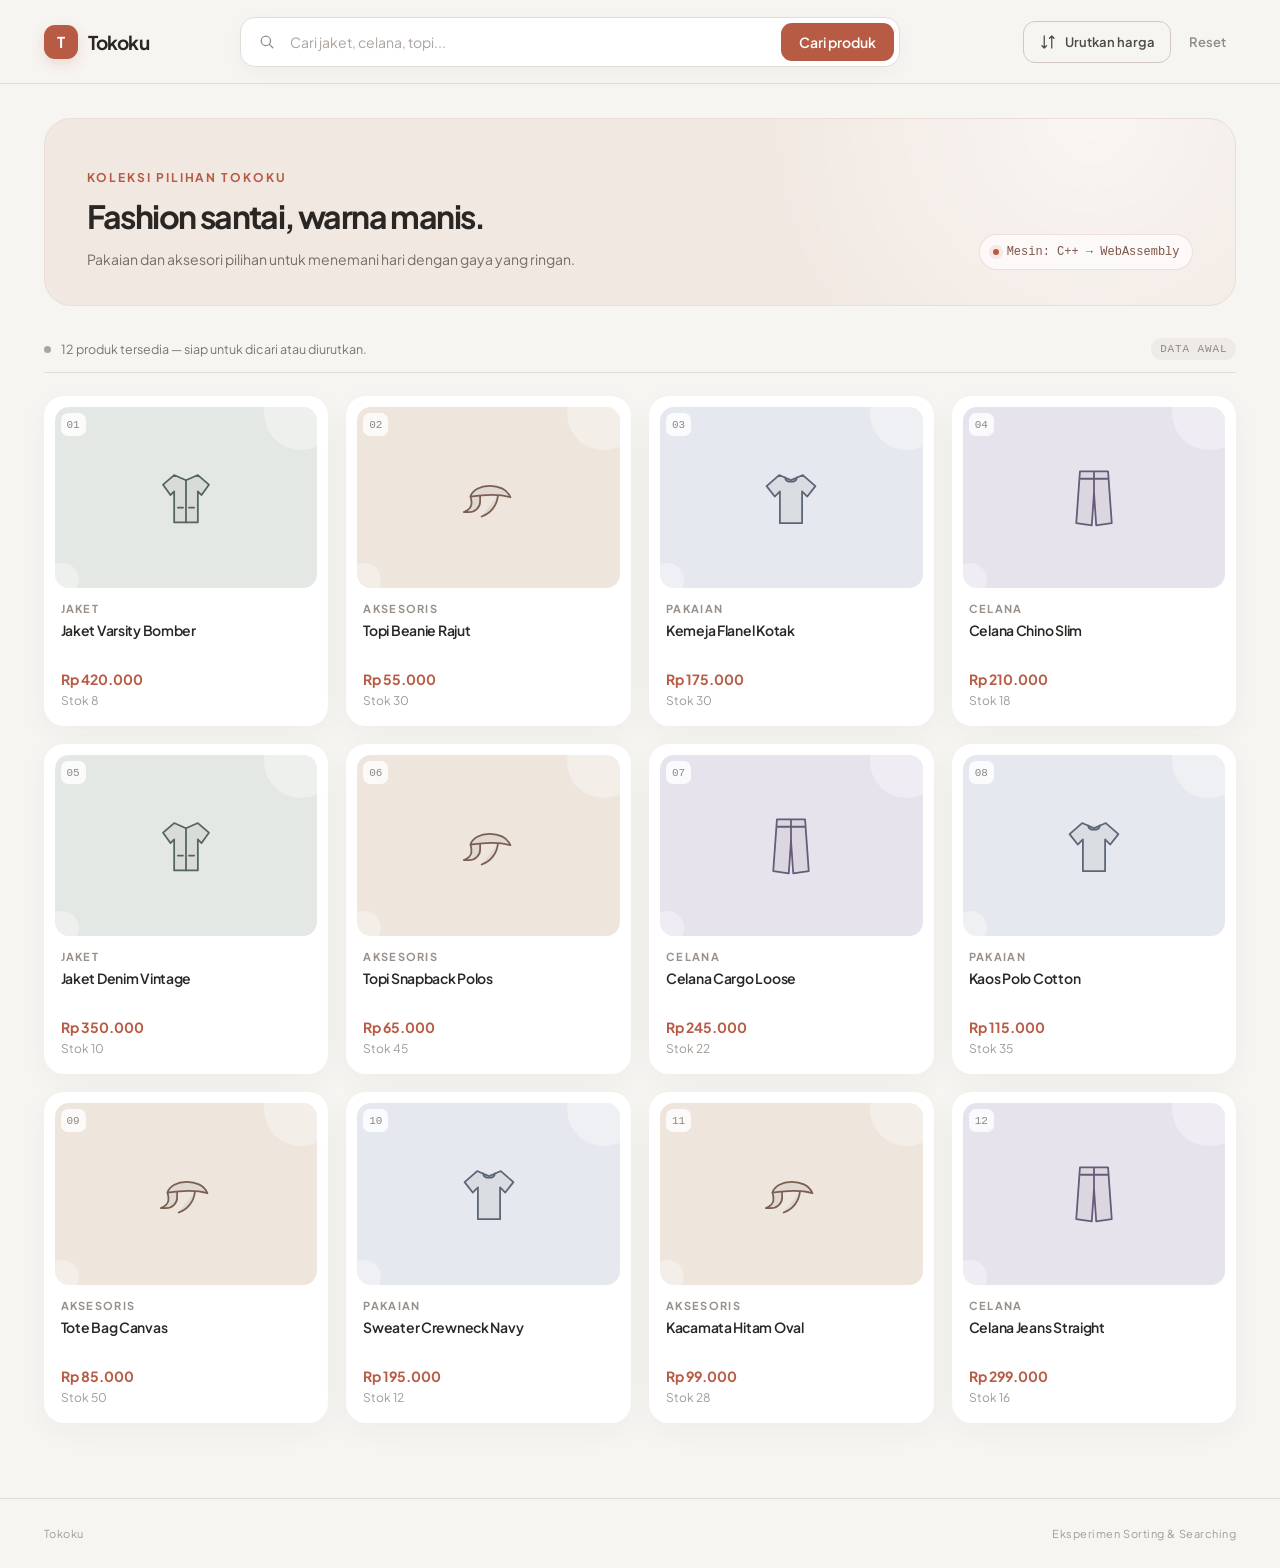
<file: web/index.html>
<!doctype html>
<html lang="id">
<head>
  <meta charset="utf-8">
  <meta name="viewport" content="width=device-width, initial-scale=1">
  <title>Tokoku - Fashion & Aksesoris</title>
  <link rel="icon" href="data:,">
  <link rel="stylesheet" href="css/style.css">
</head>
<body>
  <div class="page-content">
    <header class="topbar">
      <a class="brand" href="#"><span class="brand-mark" aria-hidden="true">T</span>Tokoku</a>

      <form id="form-cari" class="search-box">
        <svg aria-hidden="true" viewBox="0 0 24 24"><circle cx="10.5" cy="10.5" r="6.2"/><path d="m15.2 15.2 4.5 4.5"/></svg>
        <input id="kata" type="search" aria-label="Cari produk" placeholder="Cari jaket, celana, topi..." autocomplete="off">
        <button type="submit">Cari produk</button>
      </form>

      <div class="topbar-actions">
        <button id="btn-urut" class="sort-button" type="button">
          <svg aria-hidden="true" viewBox="0 0 24 24"><path d="M7 4v16M4 17l3 3 3-3M17 20V4M14 7l3-3 3 3"/></svg>
          Urutkan harga
        </button>
        <button id="btn-reset" class="reset-button" type="button">Reset</button>
      </div>
    </header>

    <main>
      <section class="compact-hero">
        <div>
          <p class="eyebrow">Koleksi pilihan Tokoku</p>
          <h1>Fashion santai, warna manis.</h1>
          <p>Pakaian dan aksesori pilihan untuk menemani hari dengan gaya yang ringan.</p>
        </div>
        <span class="engine-badge"><i></i><span id="badge">Memuat mesin C++...</span></span>
      </section>

      <section class="catalog" aria-label="Katalog produk">
        <div class="catalog-status">
          <div>
            <span id="status-dot" class="status-dot"></span>
            <p id="status"></p>
          </div>
          <span id="status-metode">Data awal</span>
        </div>
        <div id="grid" class="product-grid"></div>
      </section>
    </main>

    <footer>
      <span>Tokoku</span>
      <span>Eksperimen Sorting &amp; Searching</span>
    </footer>
  </div>

  <aside id="panel" class="log-panel" aria-label="Log algoritma" aria-hidden="true">
    <div class="log-header">
      <div>
        <span id="panel-kicker" class="log-kicker"></span>
        <h2 id="panel-judul">Log</h2>
      </div>
      <button id="panel-tutup" class="close-button" type="button" aria-label="Tutup panel log">
        <span aria-hidden="true">×</span> Tutup
      </button>
    </div>
    <div class="log-content">
      <div id="ringkasan" class="summary-grid"></div>
      <div class="log-actions">
        <button id="btn-putar" type="button">Ⅱ Jeda</button>
        <button id="btn-lompat" type="button">» Lompat ke hasil</button>
        <button id="btn-unduh" type="button">↓ Unduh log (.txt)</button>
      </div>
      <div id="legenda" class="log-legend"></div>
      <div id="langkah" class="log-groups"></div>
    </div>
  </aside>

  <script src="js/engine.js"></script>
  <script src="js/urutan.js"></script>
  <script src="js/tampilan-katalog.js"></script>
  <script src="js/panel-log.js"></script>
  <script src="js/app.js"></script>
</body>
</html>
</file>
<file: web/css/style.css>
@import url('https://fonts.googleapis.com/css2?family=Plus+Jakarta+Sans:wght@400;500;600;700&display=swap');

:root {
  font-family: 'Plus Jakarta Sans', sans-serif;
  color: #292624;
  background: #f7f5f1;
  font-synthesis: none;
  text-rendering: optimizeLegibility;
  --ink: #292624;
  --muted: #77716d;
  --paper: #f7f5f1;
  --white: #ffffff;
  --soft: #f1e8e2;
  --primary: #b75b44;
  --primary-dark: #93432f;
  --line: #e3ddd8;
  --shift: #6d60c6;
  --stop: #e08a32;
  --match: #258b70;
  --miss: #a3a09d;
}

* {
  box-sizing: border-box;
}

html {
  scroll-behavior: smooth;
}

body {
  margin: 0;
  min-width: 320px;
  min-height: 100vh;
  background: var(--paper);
}

button,
input {
  font: inherit;
}

button,
a {
  -webkit-tap-highlight-color: transparent;
}

button {
  cursor: pointer;
}

a {
  color: inherit;
  text-decoration: none;
}

svg {
  display: block;
}

.app-shell {
  min-height: 100vh;
}

.page-content {
  min-width: 0;
  transition: margin-right 280ms ease;
}

body.panel-buka .page-content {
  margin-right: 430px;
}

.topbar {
  min-height: 84px;
  padding: 16px clamp(24px, 3.4vw, 52px);
  display: grid;
  grid-template-columns: 170px minmax(340px, 660px) auto;
  align-items: center;
  gap: 26px;
  border-bottom: 1px solid var(--line);
  background: rgba(247, 245, 241, 0.95);
  position: sticky;
  top: 0;
  z-index: 20;
  backdrop-filter: blur(16px);
}

body.panel-buka .topbar {
  grid-template-columns: 150px minmax(280px, 1fr) auto;
  gap: 18px;
}

.brand {
  width: fit-content;
  display: flex;
  align-items: center;
  gap: 10px;
  font-size: 19px;
  font-weight: 700;
  letter-spacing: -0.04em;
}

.brand-mark {
  width: 34px;
  height: 34px;
  display: grid;
  place-items: center;
  border-radius: 11px;
  color: white;
  background: var(--primary);
  font-size: 15px;
  box-shadow: 0 5px 14px rgba(183, 91, 68, 0.18);
}

.search-box {
  height: 50px;
  padding: 5px 5px 5px 17px;
  display: flex;
  align-items: center;
  gap: 12px;
  border: 1px solid var(--line);
  border-radius: 15px;
  background: var(--white);
  box-shadow: 0 6px 24px rgba(56, 42, 35, 0.035);
}

.search-box:focus-within {
  border-color: rgba(183, 91, 68, 0.55);
  box-shadow: 0 0 0 3px rgba(183, 91, 68, 0.08);
}

.search-box svg,
.sort-button svg {
  width: 18px;
  flex: none;
  fill: none;
  stroke: currentColor;
  stroke-width: 1.7;
  stroke-linecap: round;
  stroke-linejoin: round;
}

.search-box svg {
  color: #928b86;
}

.search-box input {
  min-width: 0;
  width: 100%;
  border: 0;
  outline: none;
  color: var(--ink);
  background: transparent;
  font-size: 14px;
}

.search-box input::placeholder {
  color: #aaa39e;
}

.search-box button {
  height: 38px;
  padding: 0 18px;
  flex: none;
  border: 0;
  border-radius: 11px;
  color: white;
  background: var(--primary);
  font-size: 14px;
  font-weight: 600;
  transition: background 160ms ease, transform 160ms ease;
}

.search-box button:hover {
  background: var(--primary-dark);
}

.search-box button:active {
  transform: translateY(1px);
}

.topbar-actions {
  display: flex;
  justify-content: flex-end;
  align-items: center;
  gap: 8px;
}

.sort-button {
  height: 42px;
  padding: 0 15px;
  display: flex;
  align-items: center;
  gap: 8px;
  border: 1px solid #d3c8c1;
  border-radius: 12px;
  color: #514a46;
  background: transparent;
  font-size: 13px;
  font-weight: 600;
  white-space: nowrap;
}

.sort-button:hover {
  border-color: var(--primary);
  color: var(--primary-dark);
  background: #fffaf7;
}

.reset-button {
  height: 42px;
  padding: 0 10px;
  border: 0;
  color: #918b87;
  background: transparent;
  font-size: 13px;
  font-weight: 600;
}

.reset-button:hover {
  color: var(--ink);
}

.compact-hero {
  margin: 34px clamp(24px, 3.4vw, 52px) 20px;
  min-height: 188px;
  padding: 35px 42px;
  display: flex;
  align-items: flex-end;
  justify-content: space-between;
  gap: 28px;
  border: 1px solid #eaded6;
  border-radius: 27px;
  background:
    radial-gradient(circle at 88% 0%, rgba(255, 255, 255, 0.58), transparent 31%),
    var(--soft);
}

.eyebrow {
  margin: 0 0 13px;
  color: var(--primary);
  font-size: 12px;
  font-weight: 700;
  letter-spacing: 0.16em;
  text-transform: uppercase;
}

.compact-hero h1 {
  margin: 0;
  font-size: clamp(27px, 2.5vw, 39px);
  line-height: 1.16;
  letter-spacing: -0.05em;
}

.compact-hero p:last-child {
  margin: 13px 0 0;
  color: #776d67;
  font-size: 14px;
  line-height: 1.6;
}

.engine-badge {
  padding: 10px 13px;
  display: flex;
  align-items: center;
  gap: 8px;
  border: 1px solid rgba(183, 91, 68, 0.17);
  border-radius: 999px;
  color: #7d5649;
  background: rgba(255, 255, 255, 0.64);
  font-family: ui-monospace, SFMono-Regular, Menlo, monospace;
  font-size: 12px;
  white-space: nowrap;
}

.engine-badge i {
  width: 6px;
  height: 6px;
  border-radius: 50%;
  background: var(--primary);
  box-shadow: 0 0 0 4px rgba(183, 91, 68, 0.1);
}

.catalog {
  padding: 0 clamp(24px, 3.4vw, 52px) 75px;
}

.catalog-status {
  min-height: 47px;
  display: flex;
  align-items: center;
  justify-content: space-between;
  gap: 25px;
  border-bottom: 1px solid var(--line);
  color: #7c7571;
  font-size: 12.5px;
}

.catalog-status > div {
  display: flex;
  align-items: center;
  gap: 10px;
}

.catalog-status p {
  margin: 0;
}

.catalog-status > span {
  padding: 5px 9px;
  border-radius: 999px;
  color: #8e8782;
  background: #eeebe7;
  font-family: ui-monospace, SFMono-Regular, Menlo, monospace;
  font-size: 11px;
  text-transform: uppercase;
  letter-spacing: 0.08em;
}

.status-dot {
  width: 7px;
  height: 7px;
  border-radius: 50%;
  background: #a9a5a2;
}

.status-dot.sorting {
  background: var(--shift);
  box-shadow: 0 0 0 4px rgba(109, 96, 198, 0.1);
}

.status-dot.search {
  background: var(--match);
  box-shadow: 0 0 0 4px rgba(37, 139, 112, 0.1);
}

.product-grid {
  padding-top: 23px;
  display: grid;
  grid-template-columns: repeat(4, minmax(0, 1fr));
  gap: 18px;
}

.product-card {
  min-width: 0;
  padding: 10px;
  position: relative;
  border: 1px solid transparent;
  border-radius: 20px;
  background: var(--white);
  box-shadow: 0 8px 30px rgba(57, 42, 34, 0.045);
  transition: opacity 200ms ease, transform 200ms ease, border 200ms ease, box-shadow 200ms ease;
}

.card-number {
  min-width: 25px;
  height: 23px;
  padding: 0 6px;
  position: absolute;
  z-index: 2;
  top: 16px;
  left: 16px;
  display: grid;
  place-items: center;
  border-radius: 7px;
  color: #8e8782;
  background: rgba(255, 255, 255, 0.8);
  font-family: ui-monospace, SFMono-Regular, Menlo, monospace;
  font-size: 11px;
  backdrop-filter: blur(8px);
}

.illustration-area {
  aspect-ratio: 1.45;
  position: relative;
  display: grid;
  place-items: center;
  overflow: hidden;
  border-radius: 14px;
  background: #f1e8e2;
}

.category-jaket {
  background: #e4e8e4;
}

.category-aksesoris {
  background: #eee5dd;
}

.category-pakaian {
  background: #e5e9ef;
}

.category-celana {
  background: #e7e3ed;
}

.illustration-area::before,
.illustration-area::after {
  content: '';
  position: absolute;
  border-radius: 50%;
  background: rgba(255, 255, 255, 0.32);
}

.illustration-area::before {
  width: 74px;
  height: 74px;
  top: -31px;
  right: -21px;
}

.illustration-area::after {
  width: 34px;
  height: 34px;
  left: -10px;
  bottom: -9px;
}

.product-icon {
  width: 74px;
  height: 74px;
  position: relative;
  z-index: 1;
  fill: rgba(77, 70, 67, 0.08);
  stroke: #635c58;
  stroke-width: 2.4;
  stroke-linejoin: round;
  stroke-linecap: round;
}

.product-icon.jacket {
  stroke: #53655e;
}

.product-icon.shirt {
  stroke: #5b6676;
}

.product-icon.trousers {
  stroke: #655c7a;
}

.product-icon.accessory {
  stroke: #795f50;
}

.state-label {
  position: absolute;
  right: 9px;
  bottom: 9px;
  padding: 5px 7px;
  border-radius: 6px;
  color: white;
  font-family: ui-monospace, SFMono-Regular, Menlo, monospace;
  font-size: 10px;
  font-weight: 700;
  letter-spacing: 0.06em;
}

.state-label.shift {
  background: var(--shift);
}

.state-label.stop {
  background: var(--stop);
}

.state-label.match {
  background: var(--match);
}

.state-label.checking {
  color: #686360;
  background: #ddd9d5;
}

.product-copy {
  padding: 14px 6px 7px;
}

.product-copy p {
  margin: 0 0 6px;
  color: #98908a;
  font-size: 11px;
  font-weight: 700;
  letter-spacing: 0.12em;
  text-transform: uppercase;
}

.product-copy h3 {
  min-height: 40px;
  margin: 0 0 9px;
  font-size: 14px;
  font-weight: 600;
  line-height: 1.4;
  letter-spacing: -0.02em;
}

.product-copy strong {
  display: block;
  color: var(--primary);
  font-size: 14px;
  font-weight: 700;
}

.product-copy > span {
  display: block;
  margin-top: 5px;
  color: #a09a96;
  font-size: 12px;
}

.product-card.shift {
  border-color: var(--shift);
  transform: translateY(-5px);
  box-shadow: 0 11px 24px rgba(109, 96, 198, 0.13);
}

.product-card.stop {
  border-color: var(--stop);
  transform: translateY(-5px);
  box-shadow: 0 11px 24px rgba(224, 138, 50, 0.14);
}

.product-card.match {
  border-color: var(--match);
  box-shadow: 0 8px 23px rgba(37, 139, 112, 0.12);
}

.product-card.checking {
  border-color: #aaa5a1;
  border-style: dashed;
}

.product-card.dimmed {
  opacity: 0.35;
}

.log-panel {
  display: none;
  width: 430px;
  height: 100vh;
  position: fixed;
  z-index: 40;
  inset: 0 0 0 auto;
  overflow-y: auto;
  border-left: 1px solid #e6ddd7;
  background: white;
  box-shadow: -16px 0 45px rgba(52, 39, 31, 0.08);
  animation: panel-in 260ms ease both;
}

@keyframes panel-in {
  from {
    transform: translateX(30px);
    opacity: 0;
  }
}

.log-header {
  min-height: 93px;
  padding: 22px 24px;
  display: flex;
  align-items: center;
  justify-content: space-between;
  gap: 20px;
  border-bottom: 1px solid #e9dbd2;
  background: var(--soft);
}

.log-kicker {
  display: block;
  margin-bottom: 5px;
  color: #9c7163;
  font-size: 11px;
  font-weight: 700;
  letter-spacing: 0.12em;
  text-transform: uppercase;
}

.log-header h2 {
  margin: 0;
  font-size: 15px;
  letter-spacing: -0.03em;
}

.close-button {
  height: 35px;
  padding: 0 11px;
  display: flex;
  align-items: center;
  gap: 6px;
  border: 1px solid rgba(183, 91, 68, 0.23);
  border-radius: 10px;
  color: var(--primary-dark);
  background: rgba(255, 255, 255, 0.7);
  font-size: 12.5px;
  font-weight: 700;
}

.close-button span {
  font-size: 17px;
  font-weight: 400;
  line-height: 1;
}

.log-content {
  padding: 18px;
}

.summary-grid {
  display: grid;
  grid-template-columns: 1fr 1fr;
  gap: 8px;
}

.summary-grid > div {
  min-height: 66px;
  padding: 12px 14px;
  display: flex;
  flex-direction: column;
  justify-content: center;
  border: 1px solid #eee9e5;
  border-radius: 13px;
  background: #faf9f7;
}

.summary-grid span {
  margin-bottom: 4px;
  color: #9c9590;
  font-size: 11px;
}

.summary-grid strong {
  font-size: 14px;
  font-weight: 700;
}

.log-actions {
  padding: 14px 0;
  display: grid;
  grid-template-columns: auto auto 1fr;
  gap: 6px;
  border-bottom: 1px solid #eee9e5;
}

.log-actions button {
  height: 32px;
  padding: 0 9px;
  border: 1px solid #ded8d4;
  border-radius: 9px;
  color: #665f5b;
  background: white;
  font-size: 11px;
  font-weight: 600;
  white-space: nowrap;
}

.log-actions button:first-child {
  color: white;
  border-color: var(--primary);
  background: var(--primary);
}

.log-actions button span {
  margin-right: 3px;
  font-weight: 700;
}

.log-legend {
  padding: 12px 2px 4px;
  display: flex;
  align-items: center;
  gap: 15px;
  color: #8e8883;
  font-size: 11px;
}

.log-legend span {
  display: flex;
  align-items: center;
  gap: 5px;
}

.log-legend i {
  width: 7px;
  height: 7px;
  border-radius: 50%;
}

.log-legend i.shift {
  background: var(--shift);
}

.log-legend i.stop {
  background: var(--stop);
}

.log-legend i.match {
  background: var(--match);
}

.log-legend i.miss {
  background: var(--miss);
}

.log-groups {
  margin-top: 8px;
  border: 1px solid #e8e3df;
  border-radius: 13px;
  overflow: hidden;
}

.log-groups details + details {
  border-top: 1px solid #e8e3df;
}

.log-groups summary {
  min-height: 42px;
  padding: 0 13px;
  display: flex;
  align-items: center;
  justify-content: space-between;
  color: #4c4744;
  background: #faf9f7;
  font-size: 12px;
  font-weight: 700;
  list-style: none;
  cursor: pointer;
}

.log-groups summary::-webkit-details-marker {
  display: none;
}

.log-groups details[open] summary > span:last-child {
  transform: rotate(180deg);
}

.step-list {
  padding: 7px;
  background: white;
}

.log-line {
  margin: 3px 0;
  padding: 9px 8px 9px 11px;
  border-left: 3px solid var(--miss);
  color: #5d5753;
  background: #fcfbfa;
  font-family: ui-monospace, SFMono-Regular, Menlo, monospace;
  font-size: 11.5px;
  line-height: 1.55;
}

.log-line.shift {
  border-left-color: var(--shift);
}

.log-line.stop {
  border-left-color: var(--stop);
}

.log-line.match {
  border-left-color: var(--match);
}

.log-line.active {
  background: #f3ede8;
  box-shadow: inset 0 0 0 1px #e8d9cf;
}

footer {
  min-height: 70px;
  padding: 0 clamp(24px, 3.4vw, 52px);
  display: flex;
  align-items: center;
  justify-content: space-between;
  border-top: 1px solid var(--line);
  color: #a19b96;
  font-size: 11px;
  letter-spacing: 0.05em;
}

.sr-only {
  width: 1px;
  height: 1px;
  padding: 0;
  margin: -1px;
  position: absolute;
  overflow: hidden;
  clip: rect(0, 0, 0, 0);
  white-space: nowrap;
  border: 0;
}

@media (max-width: 1160px) {
  body.panel-buka .page-content {
    margin-right: 390px;
  }

  .log-panel {
    width: 390px;
  }

  .topbar,
  body.panel-buka .topbar {
    grid-template-columns: 125px minmax(260px, 1fr) auto;
  }

  .topbar {
    padding-inline: 24px;
  }

  .reset-button {
    display: none;
  }

  .compact-hero {
    margin-inline: 24px;
  }

  .catalog {
    padding-inline: 24px;
  }

  .product-grid {
    grid-template-columns: repeat(3, minmax(0, 1fr));
  }

  body.panel-buka .product-grid {
    grid-template-columns: repeat(2, minmax(0, 1fr));
  }
}

@media (max-width: 760px) {
  body.panel-buka .page-content {
    margin-right: 0;
  }

  .topbar,
  body.panel-buka .topbar {
    min-height: 132px;
    padding: 14px 18px;
    grid-template-columns: 1fr auto;
    align-items: center;
    gap: 12px;
  }

  .brand {
    font-size: 17px;
  }

  .brand-mark {
    width: 31px;
    height: 31px;
    border-radius: 10px;
  }

  .search-box {
    height: 44px;
    padding-left: 13px;
    grid-row: 2;
    grid-column: 1 / -1;
  }

  .search-box button {
    height: 34px;
    padding-inline: 13px;
    font-size: 12.5px;
  }

  .search-box input {
    font-size: 13px;
  }

  .topbar-actions {
    justify-self: end;
  }

  .sort-button {
    width: 40px;
    height: 38px;
    padding: 0;
    justify-content: center;
    font-size: 0;
  }

  .sort-button svg {
    width: 17px;
  }

  .reset-button {
    display: block;
    height: 38px;
  }

  .compact-hero {
    min-height: 230px;
    margin: 20px 16px 12px;
    padding: 29px 25px;
    align-items: flex-start;
    flex-direction: column;
    justify-content: center;
    border-radius: 23px;
  }

  .compact-hero h1 {
    font-size: 29px;
  }

  .compact-hero p:last-child {
    max-width: 300px;
  }

  .engine-badge {
    padding: 8px 10px;
    white-space: normal;
  }

  .catalog {
    padding: 0 16px 55px;
  }

  .catalog-status {
    min-height: 57px;
  }

  .catalog-status > span {
    display: none;
  }

  .catalog-status p {
    font-size: 12px;
    line-height: 1.45;
  }

  .product-grid,
  body.panel-buka .product-grid {
    padding-top: 16px;
    grid-template-columns: repeat(2, minmax(0, 1fr));
    gap: 12px;
  }

  .product-card {
    padding: 7px;
    border-radius: 16px;
  }

  .illustration-area {
    aspect-ratio: 1.2;
    border-radius: 11px;
  }

  .product-icon {
    width: 60px;
    height: 60px;
  }

  .card-number {
    top: 12px;
    left: 12px;
  }

  .product-copy {
    padding: 12px 5px 6px;
  }

  .product-copy h3 {
    min-height: 38px;
    font-size: 13px;
  }

  .product-copy strong {
    font-size: 12.5px;
  }

  .log-panel {
    width: 100%;
  }

  footer {
    padding-inline: 18px;
  }
}

@media (prefers-reduced-motion: reduce) {
  *,
  *::before,
  *::after {
    animation-duration: 0.01ms !important;
    transition-duration: 0.01ms !important;
  }
}

/* ---- tambahan untuk proyek ini ---- */
.log-panel.buka { display: block; }
.log-actions { display: flex; flex-wrap: wrap; }
.log-actions button:last-child { flex: none; }
.log-line {
  display: block;
  width: 100%;
  margin: 3px 0;
  border: 0;
  border-left: 3px solid var(--miss);
  text-align: left;
  cursor: pointer;
}
.log-line:hover { background: #f6f1ed; }
.log-line .no { margin-right: 6px; color: #aaa39e; }
.empty { grid-column: 1 / -1; padding: 48px 0; text-align: center; color: #8e8782; font-size: 14px; }
.log-header { position: sticky; top: 0; z-index: 2; }
</file>
